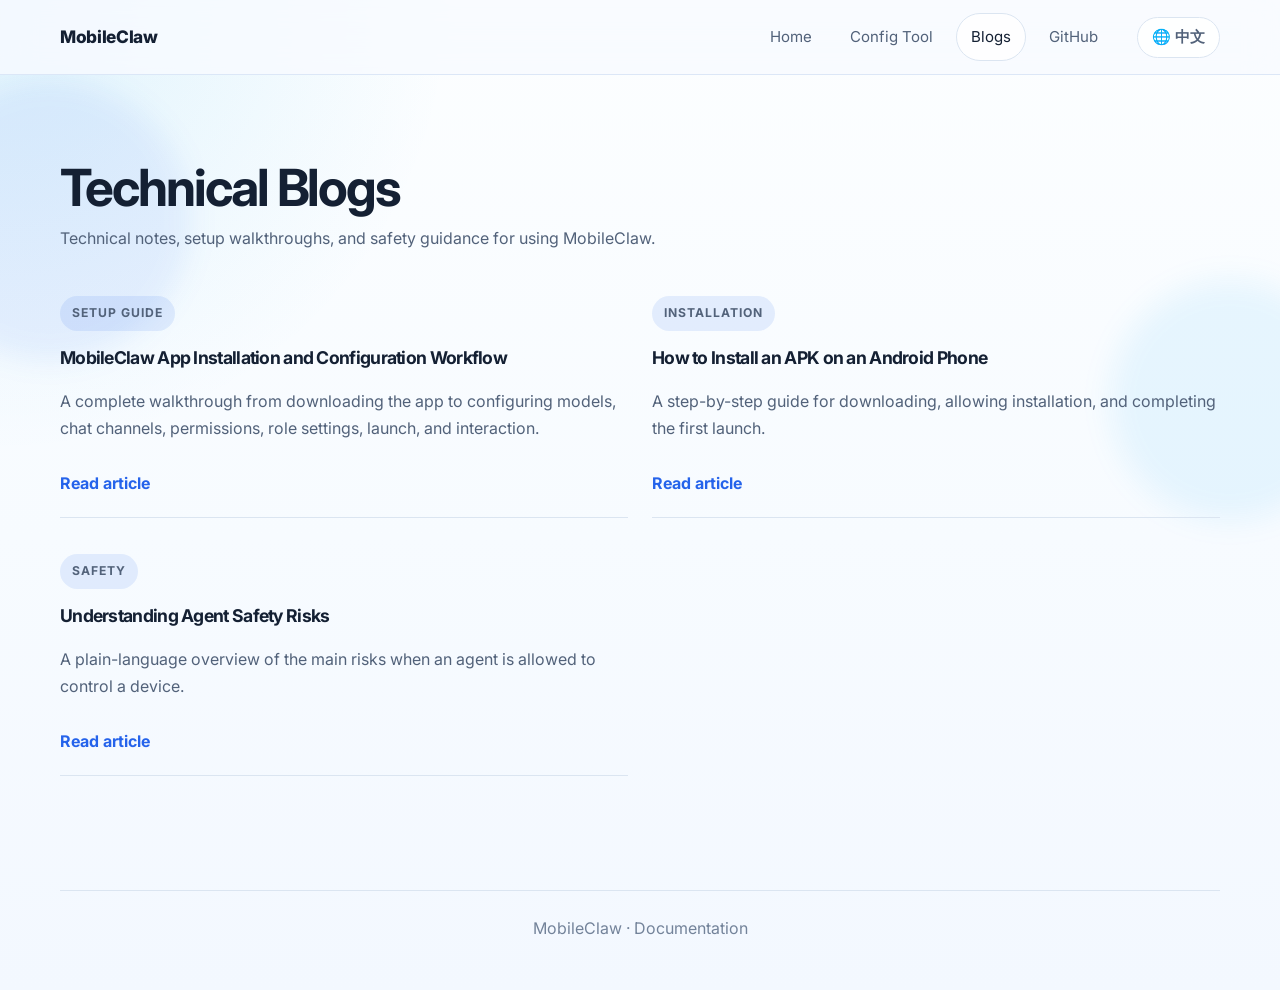
<file: blogs.html>
<!DOCTYPE html>
<html lang="en">
<head>
  <meta charset="UTF-8">
  <meta name="viewport" content="width=device-width, initial-scale=1.0">
  <title>MobileClaw Blogs</title>
  <meta name="description" content="MobileClaw documentation and blog articles.">
  <link rel="icon" type="image/x-icon" href="res/favicon/favicon.ico">
  <link rel="icon" type="image/png" sizes="16x16" href="res/favicon/favicon-16x16.png">
  <link rel="icon" type="image/png" sizes="32x32" href="res/favicon/favicon-32x32.png">
  <link rel="apple-touch-icon" sizes="180x180" href="res/favicon/apple-touch-icon.png">
  <link rel="manifest" href="res/favicon/site.webmanifest">
  <link rel="preconnect" href="https://fonts.googleapis.com">
  <link rel="preconnect" href="https://fonts.gstatic.com" crossorigin>
  <link href="https://fonts.googleapis.com/css2?family=Inter:wght@400;500;600;700;800&display=swap" rel="stylesheet">
  <link rel="stylesheet" href="style.css">
</head>
<body class="en">
  <div class="bg-orb bg-orb-a" aria-hidden="true"></div>
  <div class="bg-orb bg-orb-b" aria-hidden="true"></div>

  <nav class="nav">
    <div class="wrap nav-inner">
      <a class="site-title" href="index.html">MobileClaw</a>
      <div class="nav-links">
        <a href="index.html"><span class="i-en">Home</span><span class="i-zh">首页</span></a>
        <a href="config-tool.html"><span class="i-en">Config Tool</span><span class="i-zh">配置工具</span></a>
        <a class="is-active" href="blogs.html"><span class="i-en">Blogs</span><span class="i-zh">文档</span></a>
        <a href="https://github.com/MobileLLM/MobileClaw" target="_blank" rel="noreferrer">GitHub</a>
      </div>
      <button class="lang-btn" id="langToggle" type="button" aria-label="Toggle language">🌐 中文</button>
    </div>
  </nav>

  <main class="section">
    <div class="wrap">
      <section class="section-head reveal">
        <h2><span class="i-en">Technical Blogs</span><span class="i-zh">技术文档</span></h2>
        <p class="lead">
          <span class="i-en">Technical notes, setup walkthroughs, and safety guidance for using MobileClaw.</span>
          <span class="i-zh">关于 MobileClaw 的技术说明、安装配置流程与安全使用指南。</span>
        </p>
      </section>
      <section class="blog-list-card reveal reveal-delay-1">
        <div class="blog-list">
          <article class="blog-list-item card">
            <p class="eyebrow"><span class="i-en">Setup Guide</span><span class="i-zh">完整流程</span></p>
            <h3><span class="i-en">MobileClaw App Installation and Configuration Workflow</span><span class="i-zh">MobileClaw App 安装配置流程</span></h3>
            <p><span class="i-en">A complete walkthrough from downloading the app to configuring models, chat channels, permissions, role settings, launch, and interaction.</span><span class="i-zh">从下载 App 到配置模型、聊天接口、权限、角色、启动与交互的完整说明。</span></p>
            <a class="blog-link" href="blogs/setup-workflow.html"><span class="i-en">Read article</span><span class="i-zh">阅读文章</span></a>
          </article>
          <article class="blog-list-item card">
            <p class="eyebrow"><span class="i-en">Installation</span><span class="i-zh">安装指南</span></p>
            <h3><span class="i-en">How to Install an APK on an Android Phone</span><span class="i-zh">如何在 Android 手机上安装 APK</span></h3>
            <p><span class="i-en">A step-by-step guide for downloading, allowing installation, and completing the first launch.</span><span class="i-zh">从下载安装包、允许安装，到首次启动应用的完整步骤说明。</span></p>
            <a class="blog-link" href="blogs/install-apk.html"><span class="i-en">Read article</span><span class="i-zh">阅读文章</span></a>
          </article>
          <article class="blog-list-item card">
            <p class="eyebrow"><span class="i-en">Safety</span><span class="i-zh">安全说明</span></p>
            <h3><span class="i-en">Understanding Agent Safety Risks</span><span class="i-zh">了解智能体安全风险</span></h3>
            <p><span class="i-en">A plain-language overview of the main risks when an agent is allowed to control a device.</span><span class="i-zh">用直白的方式解释：当智能体被允许控制设备时，主要会出现哪些风险。</span></p>
            <a class="blog-link" href="blogs/agent-safety.html"><span class="i-en">Read article</span><span class="i-zh">阅读文章</span></a>
          </article>
        </div>
      </section>
    </div>
  </main>

  <footer class="footer">
    <div class="wrap footer-inner">
      <span class="i-en">MobileClaw · Documentation</span>
      <span class="i-zh">MobileClaw · 文档</span>
    </div>
  </footer>

  <script src="script.js"></script>
</body>
</html>
</file>
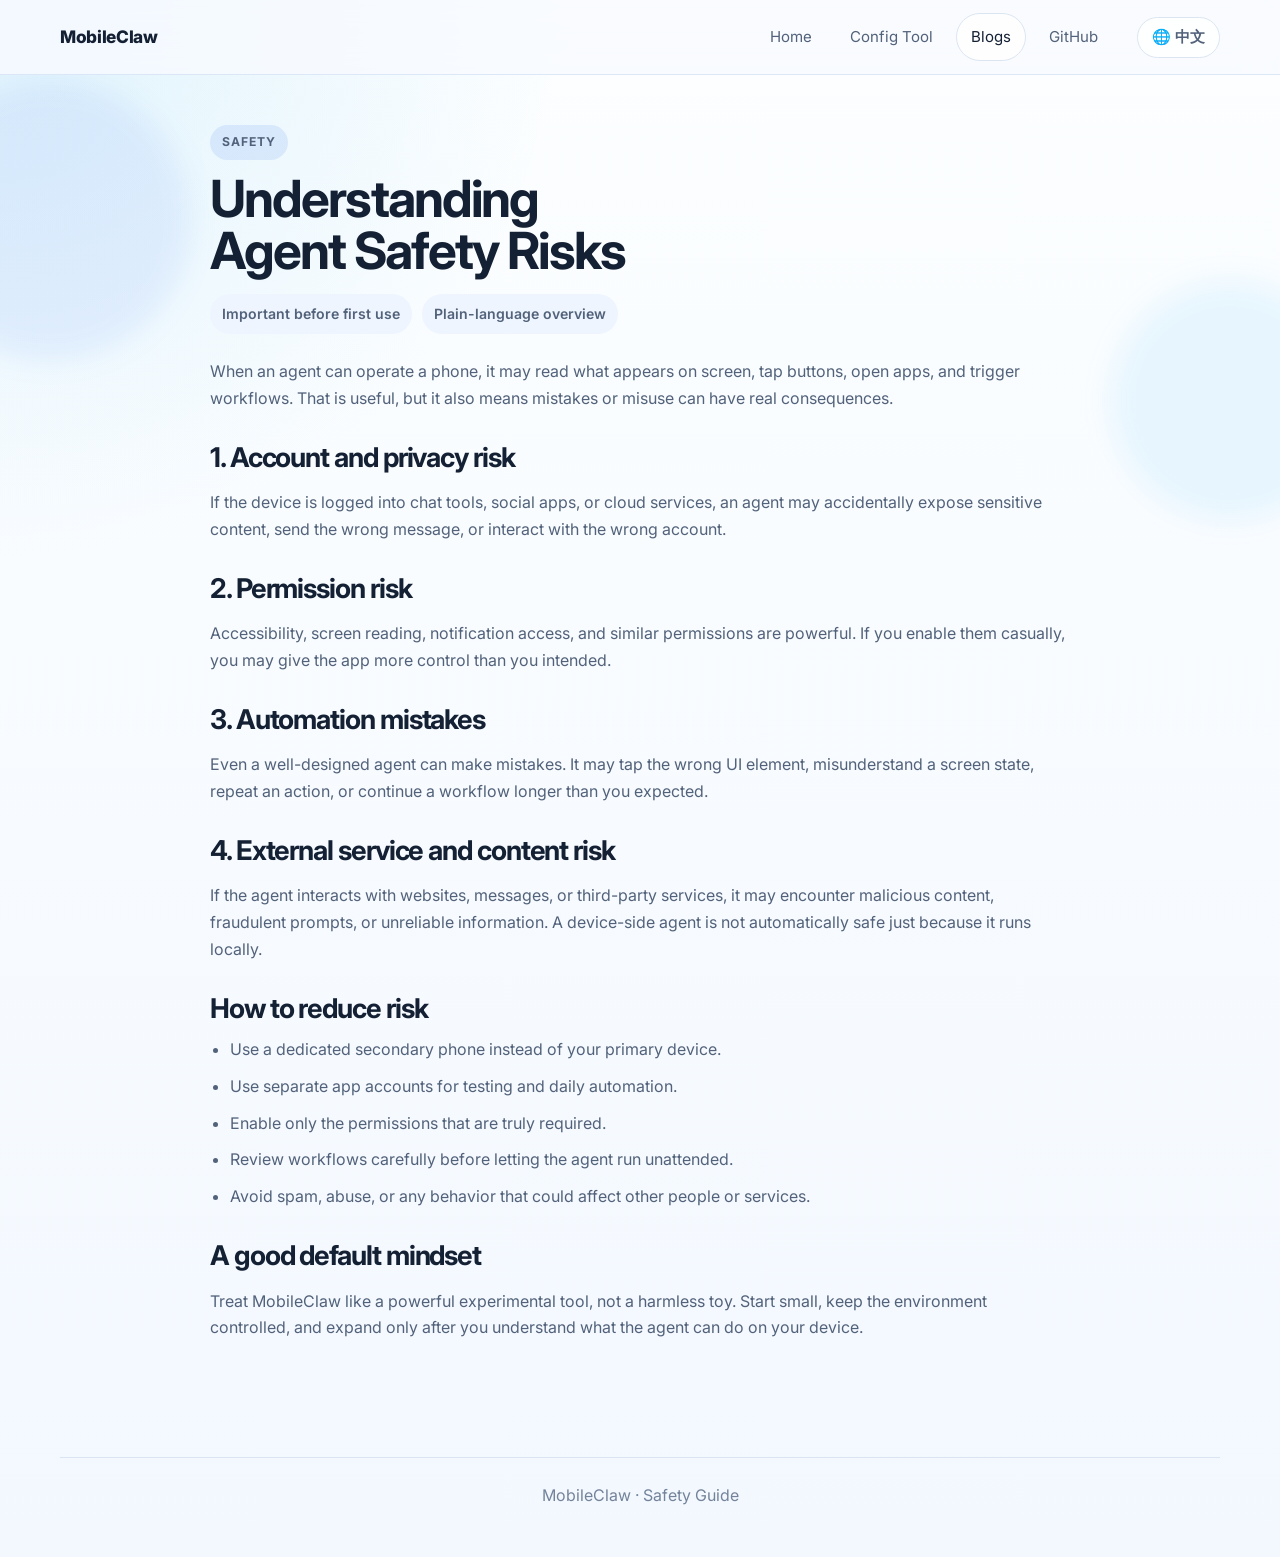
<file: blogs/agent-safety.html>
<!DOCTYPE html>
<html lang="en">
<head>
  <meta charset="UTF-8">
  <meta name="viewport" content="width=device-width, initial-scale=1.0">
  <title>Understanding Agent Safety Risks - MobileClaw</title>
  <meta name="description" content="Understand the main safety risks when an agent operates a device.">
  <link rel="icon" type="image/x-icon" href="../res/favicon/favicon.ico">
  <link rel="icon" type="image/png" sizes="16x16" href="../res/favicon/favicon-16x16.png">
  <link rel="icon" type="image/png" sizes="32x32" href="../res/favicon/favicon-32x32.png">
  <link rel="apple-touch-icon" sizes="180x180" href="../res/favicon/apple-touch-icon.png">
  <link rel="manifest" href="../res/favicon/site.webmanifest">
  <link rel="preconnect" href="https://fonts.googleapis.com">
  <link rel="preconnect" href="https://fonts.gstatic.com" crossorigin>
  <link href="https://fonts.googleapis.com/css2?family=Inter:wght@400;500;600;700;800&display=swap" rel="stylesheet">
  <link rel="stylesheet" href="../style.css">
</head>
<body class="en">
  <div class="bg-orb bg-orb-a" aria-hidden="true"></div>
  <div class="bg-orb bg-orb-b" aria-hidden="true"></div>

  <nav class="nav">
    <div class="wrap nav-inner">
      <a class="site-title" href="../index.html">MobileClaw</a>
      <div class="nav-links">
        <a href="../index.html"><span class="i-en">Home</span><span class="i-zh">首页</span></a>
        <a href="../config-tool.html"><span class="i-en">Config Tool</span><span class="i-zh">配置工具</span></a>
        <a class="is-active" href="../blogs.html"><span class="i-en">Blogs</span><span class="i-zh">文档</span></a>
        <a href="https://github.com/MobileLLM/MobileClaw" target="_blank" rel="noreferrer">GitHub</a>
      </div>
      <button class="lang-btn" id="langToggle" type="button" aria-label="Toggle language">🌐 中文</button>
    </div>
  </nav>

  <main class="article-page">
    <article class="article-shell reveal">
      <p class="eyebrow"><span class="i-en">Safety</span><span class="i-zh">安全说明</span></p>
      <h1><span class="i-en">Understanding Agent Safety Risks</span><span class="i-zh">了解智能体安全风险</span></h1>
      <div class="article-meta">
        <span class="meta-pill"><span class="i-en">Important before first use</span><span class="i-zh">首次使用前必读</span></span>
        <span class="meta-pill"><span class="i-en">Plain-language overview</span><span class="i-zh">通俗说明</span></span>
      </div>

      <p><span class="i-en">When an agent can operate a phone, it may read what appears on screen, tap buttons, open apps, and trigger workflows. That is useful, but it also means mistakes or misuse can have real consequences.</span><span class="i-zh">当智能体可以操作手机时，它就可能读取屏幕内容、点击按钮、打开应用并触发工作流。这很有用，但也意味着一旦出错或被滥用，就可能产生真实后果。</span></p>

      <h2><span class="i-en">1. Account and privacy risk</span><span class="i-zh">1. 账号与隐私风险</span></h2>
      <p><span class="i-en">If the device is logged into chat tools, social apps, or cloud services, an agent may accidentally expose sensitive content, send the wrong message, or interact with the wrong account.</span><span class="i-zh">如果设备已经登录了聊天工具、社交应用或云服务，智能体就可能误读敏感内容、发错消息，或者在错误的账号下执行操作。</span></p>

      <h2><span class="i-en">2. Permission risk</span><span class="i-zh">2. 权限风险</span></h2>
      <p><span class="i-en">Accessibility, screen reading, notification access, and similar permissions are powerful. If you enable them casually, you may give the app more control than you intended.</span><span class="i-zh">无障碍、读屏、通知访问等权限都非常强大。如果你在没有充分理解的情况下开启这些权限，可能会让应用获得超出你预期的控制能力。</span></p>

      <h2><span class="i-en">3. Automation mistakes</span><span class="i-zh">3. 自动化误操作</span></h2>
      <p><span class="i-en">Even a well-designed agent can make mistakes. It may tap the wrong UI element, misunderstand a screen state, repeat an action, or continue a workflow longer than you expected.</span><span class="i-zh">即使是设计良好的智能体，也可能出现误操作。它可能点错控件、误判页面状态、重复执行动作，或者比你预期中运行得更久。</span></p>

      <h2><span class="i-en">4. External service and content risk</span><span class="i-zh">4. 外部服务与内容风险</span></h2>
      <p><span class="i-en">If the agent interacts with websites, messages, or third-party services, it may encounter malicious content, fraudulent prompts, or unreliable information. A device-side agent is not automatically safe just because it runs locally.</span><span class="i-zh">如果智能体会接触网页、消息或第三方服务，它也可能遇到恶意内容、欺骗性提示或不可靠信息。即使在本地设备上运行，也不代表天然安全。</span></p>

      <h2><span class="i-en">How to reduce risk</span><span class="i-zh">如何降低风险</span></h2>
      <ul>
        <li><span class="i-en">Use a dedicated secondary phone instead of your primary device.</span><span class="i-zh">优先使用备用设备，而不是主力手机。</span></li>
        <li><span class="i-en">Use separate app accounts for testing and daily automation.</span><span class="i-zh">使用独立账号来进行测试与日常自动化。</span></li>
        <li><span class="i-en">Enable only the permissions that are truly required.</span><span class="i-zh">只开启真正需要的权限。</span></li>
        <li><span class="i-en">Review workflows carefully before letting the agent run unattended.</span><span class="i-zh">在让智能体脱离人工监督前，先仔细检查工作流。</span></li>
        <li><span class="i-en">Avoid spam, abuse, or any behavior that could affect other people or services.</span><span class="i-zh">避免任何骚扰、滥用或可能影响他人和服务的行为。</span></li>
      </ul>

      <h2><span class="i-en">A good default mindset</span><span class="i-zh">一个稳妥的默认心态</span></h2>
      <p><span class="i-en">Treat MobileClaw like a powerful experimental tool, not a harmless toy. Start small, keep the environment controlled, and expand only after you understand what the agent can do on your device.</span><span class="i-zh">可以把 MobileClaw 当作一个强大的实验性工具，而不是无害的小玩具。先从小范围、受控环境开始，确认你真正理解它在设备上能做什么，再逐步扩大使用范围。</span></p>
    </article>
  </main>

  <footer class="footer">
    <div class="wrap footer-inner">
      <span class="i-en">MobileClaw · Safety Guide</span>
      <span class="i-zh">MobileClaw · 安全说明</span>
    </div>
  </footer>

  <script src="../script.js"></script>
</body>
</html>
</file>
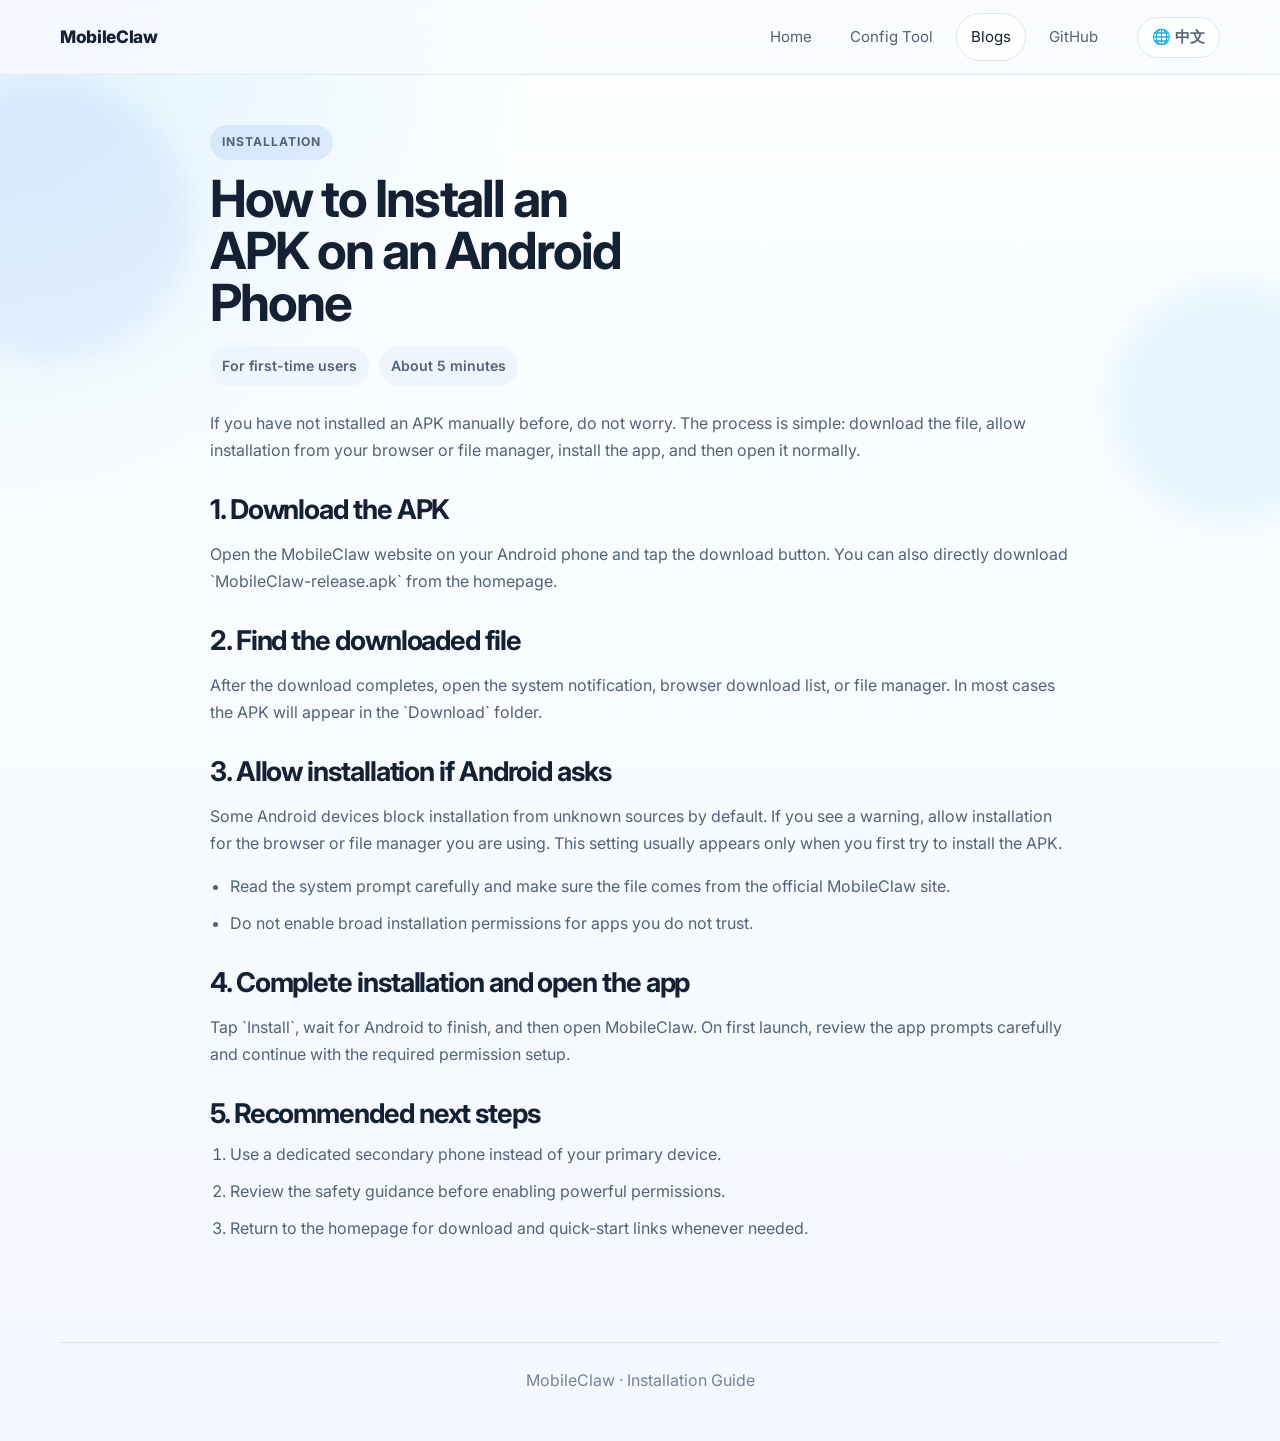
<file: blogs/install-apk.html>
<!DOCTYPE html>
<html lang="en">
<head>
  <meta charset="UTF-8">
  <meta name="viewport" content="width=device-width, initial-scale=1.0">
  <title>How to Install an APK on an Android Phone - MobileClaw</title>
  <meta name="description" content="How to install the MobileClaw APK on an Android phone.">
  <link rel="icon" type="image/x-icon" href="../res/favicon/favicon.ico">
  <link rel="icon" type="image/png" sizes="16x16" href="../res/favicon/favicon-16x16.png">
  <link rel="icon" type="image/png" sizes="32x32" href="../res/favicon/favicon-32x32.png">
  <link rel="apple-touch-icon" sizes="180x180" href="../res/favicon/apple-touch-icon.png">
  <link rel="manifest" href="../res/favicon/site.webmanifest">
  <link rel="preconnect" href="https://fonts.googleapis.com">
  <link rel="preconnect" href="https://fonts.gstatic.com" crossorigin>
  <link href="https://fonts.googleapis.com/css2?family=Inter:wght@400;500;600;700;800&display=swap" rel="stylesheet">
  <link rel="stylesheet" href="../style.css">
</head>
<body class="en">
  <div class="bg-orb bg-orb-a" aria-hidden="true"></div>
  <div class="bg-orb bg-orb-b" aria-hidden="true"></div>

  <nav class="nav">
    <div class="wrap nav-inner">
      <a class="site-title" href="../index.html">MobileClaw</a>
      <div class="nav-links">
        <a href="../index.html"><span class="i-en">Home</span><span class="i-zh">首页</span></a>
        <a href="../config-tool.html"><span class="i-en">Config Tool</span><span class="i-zh">配置工具</span></a>
        <a class="is-active" href="../blogs.html"><span class="i-en">Blogs</span><span class="i-zh">文档</span></a>
        <a href="https://github.com/MobileLLM/MobileClaw" target="_blank" rel="noreferrer">GitHub</a>
      </div>
      <button class="lang-btn" id="langToggle" type="button" aria-label="Toggle language">🌐 中文</button>
    </div>
  </nav>

  <main class="article-page">
    <article class="article-shell reveal">
      <p class="eyebrow"><span class="i-en">Installation</span><span class="i-zh">安装指南</span></p>
      <h1><span class="i-en">How to Install an APK on an Android Phone</span><span class="i-zh">如何在 Android 手机上安装 APK</span></h1>
      <div class="article-meta">
        <span class="meta-pill"><span class="i-en">For first-time users</span><span class="i-zh">适合首次使用</span></span>
        <span class="meta-pill"><span class="i-en">About 5 minutes</span><span class="i-zh">约 5 分钟</span></span>
      </div>

      <p><span class="i-en">If you have not installed an APK manually before, do not worry. The process is simple: download the file, allow installation from your browser or file manager, install the app, and then open it normally.</span><span class="i-zh">如果你之前没有手动安装过 APK，也不用担心。整个流程很简单：下载文件、允许浏览器或文件管理器进行安装、完成安装，然后正常打开应用即可。</span></p>

      <h2><span class="i-en">1. Download the APK</span><span class="i-zh">1. 下载 APK</span></h2>
      <p><span class="i-en">Open the MobileClaw website on your Android phone and tap the download button. You can also directly download `MobileClaw-release.apk` from the homepage.</span><span class="i-zh">在 Android 手机上打开 MobileClaw 官网，点击下载按钮即可。你也可以直接从首页下载 `MobileClaw-release.apk`。</span></p>

      <h2><span class="i-en">2. Find the downloaded file</span><span class="i-zh">2. 找到下载完成的文件</span></h2>
      <p><span class="i-en">After the download completes, open the system notification, browser download list, or file manager. In most cases the APK will appear in the `Download` folder.</span><span class="i-zh">下载完成后，可以从系统通知、浏览器下载列表或文件管理器中打开文件。大多数情况下，APK 会出现在 `Download` 文件夹中。</span></p>

      <h2><span class="i-en">3. Allow installation if Android asks</span><span class="i-zh">3. 如果系统提示，请允许安装</span></h2>
      <p><span class="i-en">Some Android devices block installation from unknown sources by default. If you see a warning, allow installation for the browser or file manager you are using. This setting usually appears only when you first try to install the APK.</span><span class="i-zh">部分 Android 设备默认会阻止未知来源安装。如果你看到提示，请为当前使用的浏览器或文件管理器临时开启安装权限。通常只有第一次安装 APK 时会看到这个设置。</span></p>
      <ul>
        <li><span class="i-en">Read the system prompt carefully and make sure the file comes from the official MobileClaw site.</span><span class="i-zh">请仔细阅读系统提示，并确认文件来自官方 MobileClaw 站点。</span></li>
        <li><span class="i-en">Do not enable broad installation permissions for apps you do not trust.</span><span class="i-zh">不要为不信任的应用长期开启大范围安装权限。</span></li>
      </ul>

      <h2><span class="i-en">4. Complete installation and open the app</span><span class="i-zh">4. 完成安装并打开应用</span></h2>
      <p><span class="i-en">Tap `Install`, wait for Android to finish, and then open MobileClaw. On first launch, review the app prompts carefully and continue with the required permission setup.</span><span class="i-zh">点击“安装”，等待系统完成处理，然后打开 MobileClaw。首次启动时，请认真查看应用内提示，并继续完成必要的权限设置。</span></p>

      <h2><span class="i-en">5. Recommended next steps</span><span class="i-zh">5. 推荐的后续步骤</span></h2>
      <ol>
        <li><span class="i-en">Use a dedicated secondary phone instead of your primary device.</span><span class="i-zh">优先使用备用设备，而不是主力手机。</span></li>
        <li><span class="i-en">Review the safety guidance before enabling powerful permissions.</span><span class="i-zh">在开启高权限能力前，先阅读安全说明。</span></li>
        <li><span class="i-en">Return to the homepage for download and quick-start links whenever needed.</span><span class="i-zh">如需重新下载安装或查看上手路径，可随时返回首页。</span></li>
      </ol>
    </article>
  </main>

  <footer class="footer">
    <div class="wrap footer-inner">
      <span class="i-en">MobileClaw · Installation Guide</span>
      <span class="i-zh">MobileClaw · 安装指南</span>
    </div>
  </footer>

  <script src="../script.js"></script>
</body>
</html>
</file>
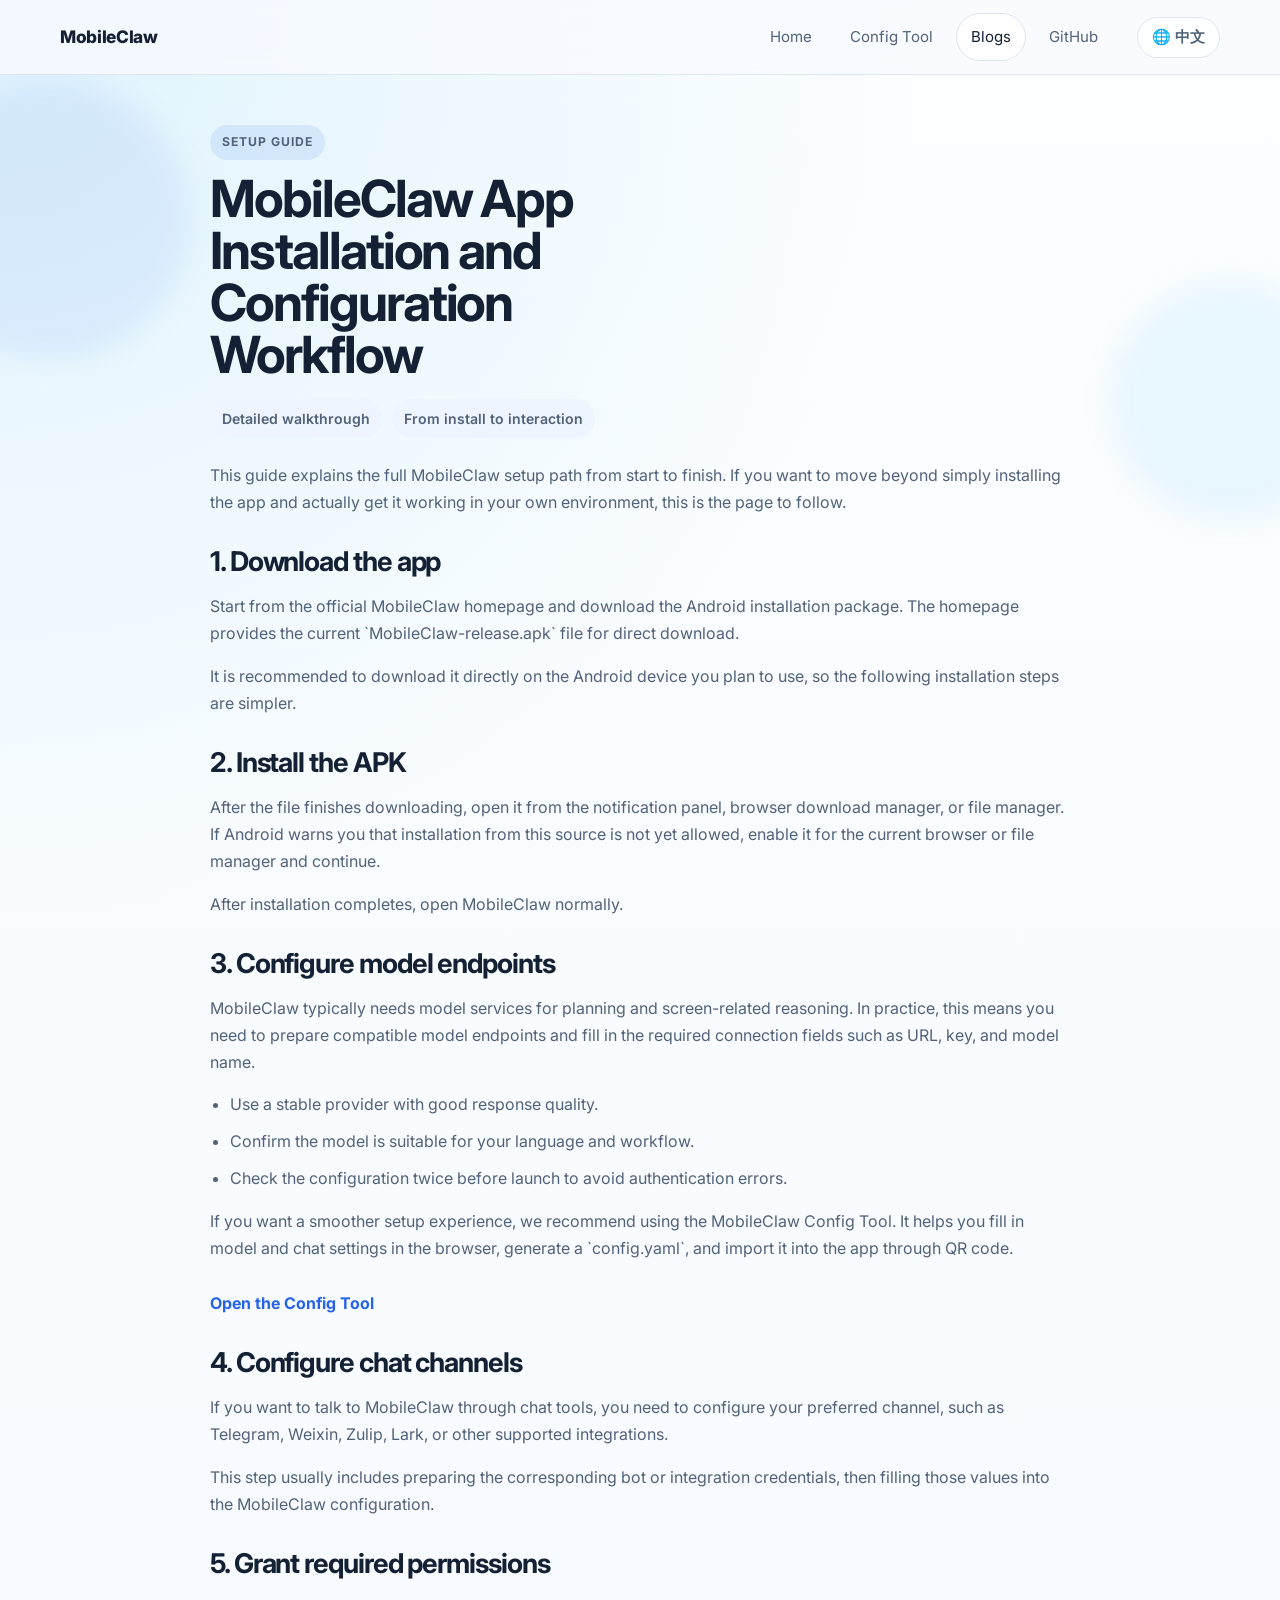
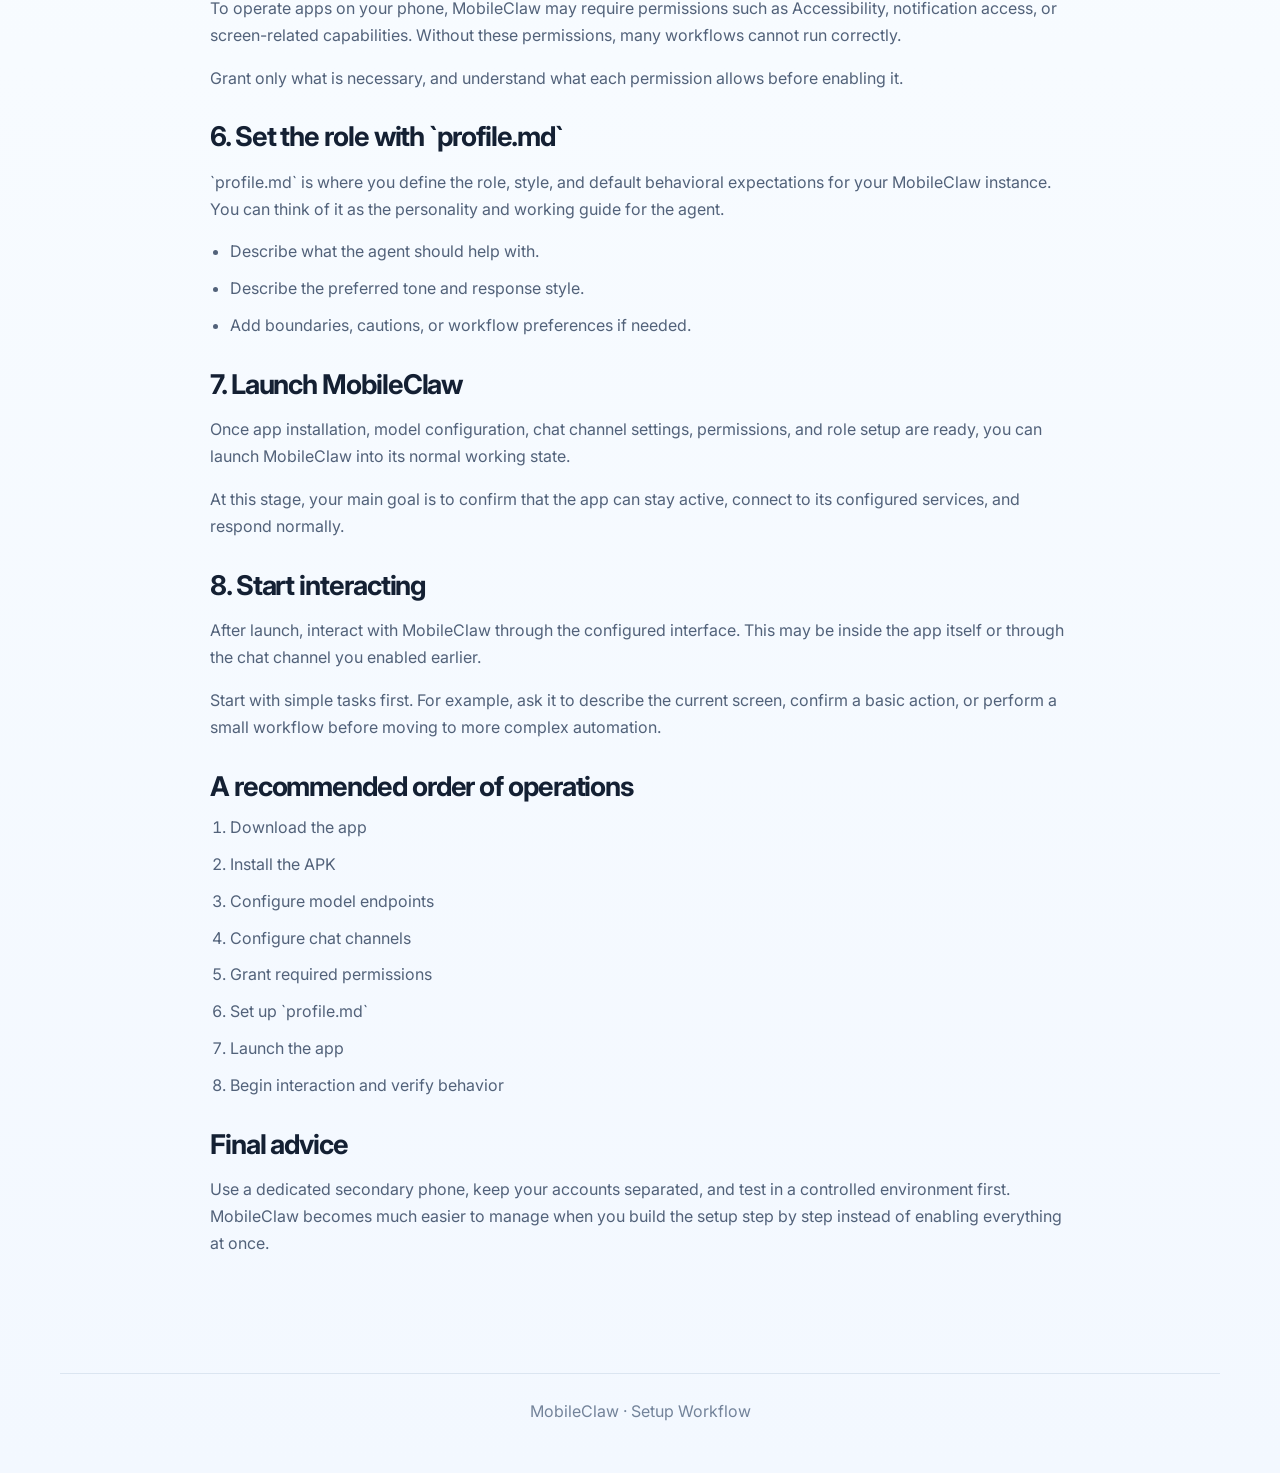
<file: blogs/setup-workflow.html>
<!DOCTYPE html>
<html lang="en">
<head>
  <meta charset="UTF-8">
  <meta name="viewport" content="width=device-width, initial-scale=1.0">
  <title>MobileClaw App Installation and Configuration Workflow</title>
  <meta name="description" content="A detailed MobileClaw setup guide covering app install, model configuration, chat channels, permissions, profile, launch, and interaction.">
  <link rel="icon" type="image/x-icon" href="../res/favicon/favicon.ico">
  <link rel="icon" type="image/png" sizes="16x16" href="../res/favicon/favicon-16x16.png">
  <link rel="icon" type="image/png" sizes="32x32" href="../res/favicon/favicon-32x32.png">
  <link rel="apple-touch-icon" sizes="180x180" href="../res/favicon/apple-touch-icon.png">
  <link rel="manifest" href="../res/favicon/site.webmanifest">
  <link rel="preconnect" href="https://fonts.googleapis.com">
  <link rel="preconnect" href="https://fonts.gstatic.com" crossorigin>
  <link href="https://fonts.googleapis.com/css2?family=Inter:wght@400;500;600;700;800&display=swap" rel="stylesheet">
  <link rel="stylesheet" href="../style.css">
</head>
<body class="en">
  <div class="bg-orb bg-orb-a" aria-hidden="true"></div>
  <div class="bg-orb bg-orb-b" aria-hidden="true"></div>

  <nav class="nav">
    <div class="wrap nav-inner">
      <a class="site-title" href="../index.html">MobileClaw</a>
      <div class="nav-links">
        <a href="../index.html"><span class="i-en">Home</span><span class="i-zh">首页</span></a>
        <a href="../config-tool.html"><span class="i-en">Config Tool</span><span class="i-zh">配置工具</span></a>
        <a class="is-active" href="../blogs.html"><span class="i-en">Blogs</span><span class="i-zh">文档</span></a>
        <a href="https://github.com/MobileLLM/MobileClaw" target="_blank" rel="noreferrer">GitHub</a>
      </div>
      <button class="lang-btn" id="langToggle" type="button" aria-label="Toggle language">🌐 中文</button>
    </div>
  </nav>

  <main class="article-page">
    <article class="article-shell reveal">
      <p class="eyebrow"><span class="i-en">Setup Guide</span><span class="i-zh">完整流程</span></p>
      <h1><span class="i-en">MobileClaw App Installation and Configuration Workflow</span><span class="i-zh">MobileClaw App 安装配置流程</span></h1>
      <div class="article-meta">
        <span class="meta-pill"><span class="i-en">Detailed walkthrough</span><span class="i-zh">详细步骤</span></span>
        <span class="meta-pill"><span class="i-en">From install to interaction</span><span class="i-zh">从安装到交互</span></span>
      </div>

      <p><span class="i-en">This guide explains the full MobileClaw setup path from start to finish. If you want to move beyond simply installing the app and actually get it working in your own environment, this is the page to follow.</span><span class="i-zh">这篇文章会完整说明 MobileClaw 从下载安装到真正可用的全过程。如果你不只是想装上 App，而是希望把它真正跑起来，这一页就是完整参考。</span></p>

      <h2><span class="i-en">1. Download the app</span><span class="i-zh">1. 下载 App</span></h2>
      <p><span class="i-en">Start from the official MobileClaw homepage and download the Android installation package. The homepage provides the current `MobileClaw-release.apk` file for direct download.</span><span class="i-zh">先从 MobileClaw 官方主页下载 Android 安装包。首页提供当前可直接下载的 `MobileClaw-release.apk` 文件。</span></p>
      <p><span class="i-en">It is recommended to download it directly on the Android device you plan to use, so the following installation steps are simpler.</span><span class="i-zh">建议直接在目标 Android 设备上下载，这样后续安装步骤会更简单。</span></p>

      <h2><span class="i-en">2. Install the APK</span><span class="i-zh">2. 安装 APK</span></h2>
      <p><span class="i-en">After the file finishes downloading, open it from the notification panel, browser download manager, or file manager. If Android warns you that installation from this source is not yet allowed, enable it for the current browser or file manager and continue.</span><span class="i-zh">下载完成后，可以从通知栏、浏览器下载管理器或文件管理器中打开它。如果 Android 提示当前来源暂不允许安装，请为当前浏览器或文件管理器开启安装权限，然后继续。</span></p>
      <p><span class="i-en">After installation completes, open MobileClaw normally.</span><span class="i-zh">安装完成后，正常打开 MobileClaw 即可。</span></p>

      <h2><span class="i-en">3. Configure model endpoints</span><span class="i-zh">3. 配置模型接口</span></h2>
      <p><span class="i-en">MobileClaw typically needs model services for planning and screen-related reasoning. In practice, this means you need to prepare compatible model endpoints and fill in the required connection fields such as URL, key, and model name.</span><span class="i-zh">MobileClaw 通常需要模型服务来完成规划和界面相关推理。实际操作中，你需要准备兼容的模型接口，并填写必要的连接信息，例如 URL、Key 和模型名称。</span></p>
      <ul>
        <li><span class="i-en">Use a stable provider with good response quality.</span><span class="i-zh">优先选择稳定、响应质量较好的模型服务。</span></li>
        <li><span class="i-en">Confirm the model is suitable for your language and workflow.</span><span class="i-zh">确认所用模型适合你的语言环境和工作流。</span></li>
        <li><span class="i-en">Check the configuration twice before launch to avoid authentication errors.</span><span class="i-zh">启动前再次检查配置，避免认证失败或请求错误。</span></li>
      </ul>
      <p><span class="i-en">If you want a smoother setup experience, we recommend using the MobileClaw Config Tool. It helps you fill in model and chat settings in the browser, generate a `config.yaml`, and import it into the app through QR code.</span><span class="i-zh">如果你想更顺手地完成配置，推荐直接使用 MobileClaw 的配置工具。它可以帮助你在浏览器中填写模型和聊天接口配置，生成 `config.yaml`，并通过二维码导入到 App 中。</span></p>
      <p><a class="inline-link" href="../config-tool.html"><span class="i-en">Open the Config Tool</span><span class="i-zh">打开配置工具</span></a></p>

      <h2><span class="i-en">4. Configure chat channels</span><span class="i-zh">4. 配置聊天接口</span></h2>
      <p><span class="i-en">If you want to talk to MobileClaw through chat tools, you need to configure your preferred channel, such as Telegram, Weixin, Zulip, Lark, or other supported integrations.</span><span class="i-zh">如果你希望通过聊天工具与 MobileClaw 交互，就需要配置你偏好的聊天渠道，例如 Telegram、微信、Zulip、飞书或其他支持的接入方式。</span></p>
      <p><span class="i-en">This step usually includes preparing the corresponding bot or integration credentials, then filling those values into the MobileClaw configuration.</span><span class="i-zh">这一步通常包括：准备对应机器人的接入凭据，然后把这些值填写到 MobileClaw 的配置中。</span></p>

      <h2><span class="i-en">5. Grant required permissions</span><span class="i-zh">5. 授予必要权限</span></h2>
      <p><span class="i-en">To operate apps on your phone, MobileClaw may require permissions such as Accessibility, notification access, or screen-related capabilities. Without these permissions, many workflows cannot run correctly.</span><span class="i-zh">为了在手机上操作应用，MobileClaw 可能需要无障碍、通知访问或与屏幕相关的权限。没有这些权限时，很多工作流将无法正确运行。</span></p>
      <p><span class="i-en">Grant only what is necessary, and understand what each permission allows before enabling it.</span><span class="i-zh">只开启必要权限，并在开启前了解每项权限的实际作用。</span></p>

      <h2><span class="i-en">6. Set the role with `profile.md`</span><span class="i-zh">6. 通过 `profile.md` 设定角色</span></h2>
      <p><span class="i-en">`profile.md` is where you define the role, style, and default behavioral expectations for your MobileClaw instance. You can think of it as the personality and working guide for the agent.</span><span class="i-zh">`profile.md` 是你为 MobileClaw 设定角色、风格和默认行为预期的地方。你可以把它理解为这个智能体的人设说明和工作准则。</span></p>
      <ul>
        <li><span class="i-en">Describe what the agent should help with.</span><span class="i-zh">说明智能体主要帮助你做什么。</span></li>
        <li><span class="i-en">Describe the preferred tone and response style.</span><span class="i-zh">说明它应当采用什么语气与回应方式。</span></li>
        <li><span class="i-en">Add boundaries, cautions, or workflow preferences if needed.</span><span class="i-zh">如有需要，也可以补充边界要求、注意事项或工作偏好。</span></li>
      </ul>

      <h2><span class="i-en">7. Launch MobileClaw</span><span class="i-zh">7. 启动 MobileClaw</span></h2>
      <p><span class="i-en">Once app installation, model configuration, chat channel settings, permissions, and role setup are ready, you can launch MobileClaw into its normal working state.</span><span class="i-zh">当 App 安装、模型接口、聊天渠道、权限和角色设定都准备好之后，就可以让 MobileClaw 进入正常工作状态。</span></p>
      <p><span class="i-en">At this stage, your main goal is to confirm that the app can stay active, connect to its configured services, and respond normally.</span><span class="i-zh">这个阶段的重点是确认：应用能够保持运行、连接成功、并能够正常响应。</span></p>

      <h2><span class="i-en">8. Start interacting</span><span class="i-zh">8. 开始交互</span></h2>
      <p><span class="i-en">After launch, interact with MobileClaw through the configured interface. This may be inside the app itself or through the chat channel you enabled earlier.</span><span class="i-zh">启动后，你就可以通过配置好的入口与 MobileClaw 交互。这可以是 App 内部，也可以是前面配置好的聊天渠道。</span></p>
      <p><span class="i-en">Start with simple tasks first. For example, ask it to describe the current screen, confirm a basic action, or perform a small workflow before moving to more complex automation.</span><span class="i-zh">建议先从简单任务开始，例如让它描述当前屏幕、确认一个基础操作，或执行一个简短流程，再逐步尝试更复杂的自动化。</span></p>

      <h2><span class="i-en">A recommended order of operations</span><span class="i-zh">推荐的整体顺序</span></h2>
      <ol>
        <li><span class="i-en">Download the app</span><span class="i-zh">下载 App</span></li>
        <li><span class="i-en">Install the APK</span><span class="i-zh">安装 APK</span></li>
        <li><span class="i-en">Configure model endpoints</span><span class="i-zh">配置模型接口</span></li>
        <li><span class="i-en">Configure chat channels</span><span class="i-zh">配置聊天接口</span></li>
        <li><span class="i-en">Grant required permissions</span><span class="i-zh">授予必要权限</span></li>
        <li><span class="i-en">Set up `profile.md`</span><span class="i-zh">设定 `profile.md`</span></li>
        <li><span class="i-en">Launch the app</span><span class="i-zh">启动应用</span></li>
        <li><span class="i-en">Begin interaction and verify behavior</span><span class="i-zh">开始交互并验证行为</span></li>
      </ol>

      <h2><span class="i-en">Final advice</span><span class="i-zh">最后的建议</span></h2>
      <p><span class="i-en">Use a dedicated secondary phone, keep your accounts separated, and test in a controlled environment first. MobileClaw becomes much easier to manage when you build the setup step by step instead of enabling everything at once.</span><span class="i-zh">建议使用专用备用机、保持账号隔离，并先在受控环境中测试。相比一开始就全部打开，按步骤逐步完成配置，会让 MobileClaw 更容易理解、管理和排查问题。</span></p>
    </article>
  </main>

  <footer class="footer">
    <div class="wrap footer-inner">
      <span class="i-en">MobileClaw · Setup Workflow</span>
      <span class="i-zh">MobileClaw · 安装配置流程</span>
    </div>
  </footer>

  <script src="../script.js"></script>
</body>
</html>
</file>
<file: style.css>
:root {
  --bg: #f8fbff;
  --bg-soft: #ffffff;
  --bg-muted: #eef5ff;
  --line: #dbe5f1;
  --line-strong: #c6d7ee;
  --text: #142033;
  --text-soft: #52627a;
  --text-mute: #73839a;
  --primary: #2563eb;
  --primary-soft: rgba(37, 99, 235, 0.1);
  --accent: #0ea5e9;
  --shadow: 0 18px 50px rgba(36, 76, 140, 0.08);
  --maxw: 1160px;
  --font: "Inter", -apple-system, BlinkMacSystemFont, "Segoe UI", "PingFang SC", "Noto Sans SC", sans-serif;
}

* {
  box-sizing: border-box;
}

html {
  scroll-behavior: smooth;
}

body {
  margin: 0;
  font-family: var(--font);
  color: var(--text);
  background:
    radial-gradient(circle at top left, rgba(14, 165, 233, 0.12), transparent 28%),
    linear-gradient(180deg, #fcfeff 0%, #f7fbff 54%, #f3f8ff 100%);
  line-height: 1.68;
}

a {
  color: inherit;
  text-decoration: none;
}

img {
  display: block;
  max-width: 100%;
}

.i-en,
.i-zh {
  display: none;
}

body.en .i-en,
body.zh .i-zh {
  display: inline;
}

.wrap {
  width: min(var(--maxw), calc(100% - 40px));
  margin: 0 auto;
}

.bg-orb {
  position: fixed;
  border-radius: 50%;
  filter: blur(14px);
  z-index: -1;
  pointer-events: none;
}

.bg-orb-a {
  top: 80px;
  left: -90px;
  width: 280px;
  height: 280px;
  background: rgba(37, 99, 235, 0.08);
}

.bg-orb-b {
  top: 280px;
  right: -70px;
  width: 240px;
  height: 240px;
  background: rgba(14, 165, 233, 0.08);
}

.nav {
  position: sticky;
  top: 0;
  z-index: 20;
  backdrop-filter: blur(16px);
  background: rgba(248, 251, 255, 0.8);
  border-bottom: 1px solid rgba(210, 225, 244, 0.75);
}

.nav-inner {
  display: flex;
  align-items: center;
  gap: 24px;
  min-height: 74px;
}

.site-title {
  font-size: 1.08rem;
  font-weight: 800;
  letter-spacing: -0.02em;
  color: var(--text);
}

.nav-links {
  display: flex;
  flex-wrap: wrap;
  gap: 8px;
  margin-left: auto;
}

.nav-links a,
.lang-btn {
  display: inline-flex;
  align-items: center;
  justify-content: center;
  padding: 10px 14px;
  border-radius: 999px;
  color: var(--text-soft);
  font-size: 0.94rem;
  border: 1px solid transparent;
  background: transparent;
  transition: all 180ms ease;
}

.nav-links a:hover,
.nav-links a.is-active,
.lang-btn:hover {
  color: var(--text);
  background: rgba(255, 255, 255, 0.88);
  border-color: var(--line);
}

.lang-btn {
  cursor: pointer;
  background: rgba(255, 255, 255, 0.9);
  border-color: var(--line);
  font-weight: 600;
}

.hero {
  padding: 56px 0 18px;
}

.hero-shell {
  display: grid;
  grid-template-columns: minmax(0, 1.02fr) minmax(320px, 0.98fr);
  gap: 44px;
  align-items: start;
}

.hero-copy {
  display: grid;
  gap: 22px;
  align-content: start;
  padding-right: 12px;
}

.eyebrow {
  display: inline-flex;
  align-items: center;
  padding: 7px 12px;
  border-radius: 999px;
  background: var(--primary-soft);
  color: var(--primary);
  font-size: 0.76rem;
  font-weight: 700;
  letter-spacing: 0.08em;
  text-transform: uppercase;
}

h1,
h2,
h3 {
  margin: 0;
  letter-spacing: -0.04em;
}

.hero h1 {
  margin-top: 10px;
  max-width: 10ch;
  font-size: clamp(2.2rem, 5vw, 3.5rem);
  line-height: 1.02;
}

.hero-lead,
.lead,
.feature-card p,
.quick-panel p,
.hero-note,
.hero-meta span,
.blog-list-item p,
.article-shell p,
.article-shell li {
  color: var(--text-soft);
}

.hero-lead {
  margin: 0;
  max-width: 62ch;
  font-size: 1.05rem;
}

.hero-actions {
  display: flex;
  flex-wrap: wrap;
  gap: 12px;
  margin-top: 6px;
}

.btn {
  display: inline-flex;
  align-items: center;
  justify-content: center;
  min-height: 48px;
  padding: 0 18px;
  border-radius: 999px;
  border: 1px solid var(--line);
  font-weight: 700;
  transition: transform 180ms ease, box-shadow 180ms ease, border-color 180ms ease, background-color 180ms ease;
}

button.btn {
  font: inherit;
  cursor: pointer;
}

.btn:hover {
  transform: translateY(-1px);
  box-shadow: 0 10px 24px rgba(38, 94, 180, 0.1);
}

.btn.primary {
  color: #fff;
  border-color: transparent;
  background: linear-gradient(135deg, var(--primary), var(--accent));
}

.btn.secondary {
  background: rgba(255, 255, 255, 0.92);
  color: var(--text);
}

.btn.ghost {
  background: transparent;
  color: var(--text-soft);
}

.hero-meta {
  display: grid;
  grid-template-columns: repeat(2, minmax(0, 1fr));
  gap: 16px;
  margin-top: 34px;
  padding-top: 20px;
  border-top: 1px solid var(--line);
}

.hero-meta strong {
  display: block;
  margin-bottom: 6px;
  font-size: 0.92rem;
  color: var(--text);
}

.hero-visual {
  display: grid;
  gap: 18px;
}

.hero-example-slider {
  outline: none;
}

.media-card {
  position: relative;
  padding: 12px;
  background: linear-gradient(180deg, rgba(255,255,255,0.92), rgba(244,249,255,0.92));
  border: 1px solid rgba(205, 221, 243, 0.86);
  box-shadow: var(--shadow);
}

.hero-example-viewport {
  overflow: hidden;
}

.hero-example-track {
  display: flex;
  transition: transform 380ms ease;
  will-change: transform;
}

.hero-example-slide {
  flex: 0 0 100%;
  display: grid;
  grid-template-columns: repeat(2, minmax(0, 1fr));
  gap: 14px;
}

.hero-example-panel {
  display: grid;
  gap: 10px;
}

.hero-example-frame {
  display: grid;
  place-items: center;
  min-height: 540px;
  border-radius: 22px;
  border: 1px solid rgba(205, 221, 243, 0.9);
  background: rgba(240, 246, 255, 0.92);
}

.hero-example-frame img,
.hero-example-frame video {
  display: block;
  width: auto;
  max-width: 100%;
  height: auto;
  max-height: 540px;
  object-fit: contain;
}

.hero-example-caption {
  margin: 0;
  color: var(--text-soft);
  font-size: 0.9rem;
  line-height: 1.45;
  text-align: center;
}

.hero-example-toolbar {
  display: flex;
  align-items: center;
  justify-content: center;
  gap: 16px;
  margin-top: 16px;
}

.hero-example-nav {
  display: inline-flex;
  align-items: center;
  justify-content: center;
  width: 40px;
  height: 40px;
  border: 1px solid var(--line);
  border-radius: 999px;
  background: rgba(255, 255, 255, 0.92);
  color: var(--text);
  font: inherit;
  font-size: 1.05rem;
  cursor: pointer;
  transition: transform 180ms ease, box-shadow 180ms ease, border-color 180ms ease;
}

.hero-example-nav:hover {
  transform: translateY(-1px);
  box-shadow: 0 10px 24px rgba(38, 94, 180, 0.1);
  border-color: var(--line-strong);
}

.hero-example-dots {
  display: flex;
  align-items: center;
  justify-content: center;
  gap: 10px;
}

.hero-example-dot {
  width: 10px;
  height: 10px;
  padding: 0;
  border: 0;
  border-radius: 999px;
  background: rgba(37, 99, 235, 0.18);
  cursor: pointer;
  transition: width 180ms ease, background-color 180ms ease;
}

.hero-example-dot.is-active {
  width: 30px;
  background: linear-gradient(90deg, var(--primary), var(--accent));
}

.visual-frame {
  overflow: hidden;
  aspect-ratio: 16 / 10;
}

.visual-frame img {
  width: 100%;
  height: 100%;
  object-fit: cover;
}

.media-caption {
  display: flex;
  flex-wrap: wrap;
  gap: 10px;
  margin-top: 14px;
}

.media-caption span {
  display: inline-flex;
  align-items: center;
  padding: 8px 12px;
  border-radius: 999px;
  border: 1px solid rgba(205, 221, 243, 0.9);
  background: rgba(255,255,255,0.85);
  color: var(--text-soft);
  font-size: 0.9rem;
}

.hero-note {
  padding: 8px 0 0;
}

.hero-note strong {
  display: block;
  margin-bottom: 8px;
  color: var(--text);
}

.tool-layout {
  display: grid;
  grid-template-columns: minmax(0, 1.15fr) minmax(320px, 0.85fr);
  gap: 40px;
  align-items: start;
}

.tool-section {
  padding-top: 18px;
  border-top: 1px solid var(--line);
}

.tool-section + .tool-section {
  margin-top: 32px;
}

.config-form h3,
.config-output h3 {
  margin-bottom: 14px;
  font-size: 1.16rem;
}

.radio-row,
.channel-grid {
  display: flex;
  flex-wrap: wrap;
  gap: 10px;
  margin-bottom: 14px;
}

.choice-pill,
.check-line {
  display: inline-flex;
  align-items: center;
  gap: 8px;
  color: var(--text-soft);
  font-size: 0.95rem;
}

.choice-pill input,
.check-line input {
  margin: 0;
}

.field-group {
  display: grid;
  gap: 10px;
  margin-top: 12px;
}

.config-subblock {
  display: grid;
  gap: 10px;
  margin-top: 8px;
  padding: 14px 16px;
  border: 1px solid rgba(198, 215, 238, 0.95);
  border-radius: 16px;
  background: rgba(255, 255, 255, 0.72);
  box-shadow: inset 0 1px 0 rgba(255, 255, 255, 0.78);
}

.config-subblock + .config-subblock {
  margin-top: 14px;
}

.field-label {
  color: var(--text);
  font-size: 0.92rem;
  font-weight: 600;
}

.field-label-muted {
  color: var(--text-soft);
  font-size: 0.88rem;
  font-weight: 600;
}

.field-label-inline {
  display: inline-flex;
  align-items: center;
  gap: 8px;
}

.link-accent {
  color: #0b63ff;
  font-weight: 700;
  text-decoration: underline;
  text-decoration-color: rgba(11, 99, 255, 0.38);
  text-underline-offset: 3px;
}

.link-accent:hover {
  color: #004ed8;
  text-decoration-color: rgba(0, 78, 216, 0.72);
}

.tooltip-wrap {
  position: relative;
  display: inline-flex;
  align-items: center;
  justify-content: center;
  outline: none;
}

.tooltip-trigger {
  display: inline-flex;
  align-items: center;
  justify-content: center;
  width: 18px;
  height: 18px;
  border-radius: 50%;
  background: linear-gradient(135deg, var(--primary), var(--accent));
  color: #fff;
  font-size: 0.74rem;
  font-weight: 800;
  line-height: 1;
  cursor: help;
  box-shadow: 0 8px 18px rgba(37, 99, 235, 0.18);
}

.tooltip-box {
  position: absolute;
  top: calc(100% + 10px);
  left: 50%;
  width: min(320px, calc(100vw - 48px));
  padding: 12px 14px;
  border: 1px solid rgba(167, 194, 233, 0.9);
  border-radius: 14px;
  background: rgba(18, 30, 52, 0.97);
  color: rgba(255, 255, 255, 0.94);
  box-shadow: 0 18px 34px rgba(16, 31, 57, 0.22);
  font-size: 0.84rem;
  font-weight: 500;
  line-height: 1.6;
  opacity: 0;
  visibility: hidden;
  pointer-events: none;
  transform: translateX(-50%) translateY(-4px);
  transition: opacity 160ms ease, transform 160ms ease, visibility 160ms ease;
  z-index: 6;
}

.tooltip-box::before {
  content: "";
  position: absolute;
  top: -6px;
  left: 50%;
  width: 12px;
  height: 12px;
  background: rgba(18, 30, 52, 0.97);
  border-left: 1px solid rgba(167, 194, 233, 0.45);
  border-top: 1px solid rgba(167, 194, 233, 0.45);
  transform: translateX(-50%) rotate(45deg);
}

.tooltip-wrap:hover .tooltip-box,
.tooltip-wrap:focus-within .tooltip-box {
  opacity: 1;
  visibility: visible;
  transform: translateX(-50%) translateY(0);
}

.text-field,
.yaml-preview {
  width: 100%;
  padding: 12px 14px;
  border: 1px solid var(--line);
  border-radius: 14px;
  background: rgba(255, 255, 255, 0.9);
  color: var(--text);
  font: inherit;
}

.text-field:focus,
.yaml-preview:focus {
  outline: none;
  border-color: var(--line-strong);
  box-shadow: 0 0 0 4px rgba(37, 99, 235, 0.08);
}

.channel-fields,
[data-provider-block="wisewk"],
[data-provider-block="custom"],
.backup-fields {
  display: none;
}

.channel-fields.is-visible,
[data-provider-block="custom"].is-visible,
[data-provider-block="wisewk"].is-visible,
.backup-fields.is-visible {
  display: grid;
}

.toggle-line {
  margin-top: 8px;
}

.config-subblock .toggle-line {
  margin-top: 0;
}

.top-gap {
  margin-top: 22px;
}

.tool-actions {
  display: flex;
  flex-wrap: wrap;
  gap: 12px;
  margin-top: 28px;
}

.config-output {
  min-width: 0;
}

.sticky-output {
  position: sticky;
  top: 100px;
}

.small-lead {
  font-size: 0.96rem;
}

.qr-note {
  margin-top: 12px;
  color: var(--text-mute);
  font-size: 0.88rem;
}

.qr-error {
  margin: 0;
  color: var(--text-soft);
  font-size: 0.9rem;
  line-height: 1.5;
  text-align: center;
}

.yaml-preview {
  min-height: 320px;
  resize: vertical;
  font-family: ui-monospace, SFMono-Regular, Menlo, Consolas, monospace;
  font-size: 0.9rem;
  line-height: 1.6;
}

.modal-backdrop {
  position: fixed;
  inset: 0;
  display: grid;
  place-items: center;
  padding: 20px;
  background: rgba(14, 27, 48, 0.42);
  backdrop-filter: blur(10px);
  opacity: 0;
  visibility: hidden;
  pointer-events: none;
  transition: opacity 180ms ease, visibility 180ms ease;
  z-index: 40;
}

.modal-backdrop.is-open {
  opacity: 1;
  visibility: visible;
  pointer-events: auto;
}

.download-modal {
  position: relative;
  width: min(100%, 440px);
  padding: 28px;
  border-radius: 28px;
  background: rgba(255, 255, 255, 0.95);
  border: 1px solid rgba(205, 221, 243, 0.9);
  box-shadow: 0 28px 60px rgba(24, 55, 103, 0.18);
  text-align: center;
}

.download-modal h2 {
  margin-top: 14px;
  font-size: clamp(1.8rem, 4vw, 2.4rem);
  line-height: 1.08;
}

.modal-lead {
  margin-top: 12px;
}

.modal-close {
  position: absolute;
  top: 14px;
  right: 14px;
  width: 38px;
  height: 38px;
  border: 0;
  border-radius: 50%;
  background: rgba(238, 245, 255, 0.92);
  color: var(--text-soft);
  font-size: 1.4rem;
  line-height: 1;
  cursor: pointer;
}

.qr-shell {
  display: grid;
  place-items: center;
  margin: 22px auto 0;
}

.qr-code {
  width: 224px;
  min-height: 224px;
  padding: 12px;
  border-radius: 20px;
  background: #fff;
  border: 1px solid var(--line);
  box-shadow: inset 0 0 0 1px rgba(255,255,255,0.8);
}

.qr-code img,
.qr-code canvas {
  display: block;
  width: 200px;
  height: 200px;
}

.qr-url {
  margin: 14px 0 0;
  color: var(--text-mute);
  font-size: 0.85rem;
  word-break: break-all;
}

.modal-download-link {
  margin-top: 18px;
  width: 100%;
}

.section {
  padding: 86px 0;
}

.section-soft {
  background:
    linear-gradient(180deg, rgba(238, 243, 250, 0.7), rgba(255,255,255,0) 70%);
}

.section-head {
  display: grid;
  gap: 12px;
  margin-bottom: 32px;
}

.section h2,
.article-shell h1 {
  font-size: clamp(2.2rem, 4.5vw, 3.2rem);
  line-height: 1.02;
  max-width: 13ch;
}

.lead {
  max-width: 68ch;
  margin: 0;
  font-size: 1rem;
}

.feature-grid {
  display: grid;
  grid-template-columns: repeat(3, minmax(0, 1fr));
  border-top: 1px solid var(--line);
}

.feature-card {
  padding: 26px 22px 24px 0;
  min-height: 210px;
}

.feature-card:nth-child(3n) {
  border-right: none;
  padding-right: 0;
}

.feature-index {
  display: inline-flex;
  align-items: center;
  justify-content: center;
  min-width: 40px;
  height: 28px;
  margin-bottom: 16px;
  padding: 0 10px;
  border-radius: 999px;
  background: var(--primary-soft);
  color: var(--primary);
  font-size: 0.78rem;
  font-weight: 800;
}

.feature-card h3,
.quick-panel h3,
.blog-list-item h3 {
  margin-bottom: 10px;
  font-size: 1.1rem;
}

.quick-grid {
  display: grid;
  grid-template-columns: repeat(3, minmax(0, 1fr));
  gap: 0;
  border-top: 1px solid var(--line);
}

.scenario-slider {
  padding-top: 28px;
  border-top: 1px solid var(--line);
}

.scenario-toolbar {
  display: flex;
  align-items: center;
  justify-content: center;
  gap: 16px;
  margin-top: 20px;
}

.scenario-nav {
  display: inline-flex;
  align-items: center;
  justify-content: center;
  width: 44px;
  height: 44px;
  border: 1px solid var(--line);
  border-radius: 999px;
  background: rgba(255, 255, 255, 0.92);
  color: var(--text);
  font: inherit;
  font-size: 1.1rem;
  cursor: pointer;
  transition: transform 180ms ease, box-shadow 180ms ease, border-color 180ms ease;
}

.scenario-nav:hover {
  transform: translateY(-1px);
  box-shadow: 0 10px 24px rgba(38, 94, 180, 0.1);
  border-color: var(--line-strong);
}

.scenario-dots {
  display: flex;
  align-items: center;
  justify-content: center;
  gap: 10px;
  flex: 1;
}

.scenario-dot {
  width: 10px;
  height: 10px;
  padding: 0;
  border: 0;
  border-radius: 999px;
  background: rgba(37, 99, 235, 0.18);
  cursor: pointer;
  transition: width 180ms ease, background-color 180ms ease, transform 180ms ease;
}

.scenario-dot.is-active {
  width: 34px;
  background: linear-gradient(90deg, var(--primary), var(--accent));
}

.scenario-viewport {
  overflow: hidden;
}

.scenario-track {
  display: flex;
  transition: transform 380ms ease;
  will-change: transform;
}

.scenario-slide {
  flex: 0 0 100%;
  display: grid;
  grid-template-columns: minmax(220px, 0.3fr) minmax(0, 0.7fr);
  gap: 36px;
  align-items: center;
}

.scenario-copy {
  max-width: 30ch;
}

.scenario-kicker {
  margin: 0 0 8px;
  color: var(--primary);
  font-size: 0.8rem;
  font-weight: 800;
  letter-spacing: 0.08em;
  text-transform: uppercase;
}

.scenario-slide h3 {
  margin-bottom: 12px;
  font-size: clamp(1.34rem, 2vw, 1.72rem);
  line-height: 1.08;
}

.scenario-slide p:last-child {
  margin: 0;
  color: var(--text-soft);
}

.scenario-media {
  overflow: hidden;
  border-radius: 28px;
  border: 1px solid rgba(205, 221, 243, 0.94);
  background: rgba(255, 255, 255, 0.82);
  box-shadow: var(--shadow);
}

.scenario-media img {
  width: 100%;
  height: auto;
  aspect-ratio: 16 / 9;
  object-fit: cover;
}

.quick-panel {
  position: relative;
  padding: 28px 28px 28px 0;
}

.quick-panel:last-child {
  border-right: none;
  padding-right: 0;
}

.quick-panel::before {
  content: "";
  position: absolute;
  top: 0;
  left: 0;
  width: 54px;
  height: 2px;
  background: linear-gradient(90deg, var(--primary), var(--accent));
}

.inline-link,
.blog-link {
  display: inline-flex;
  margin-top: 12px;
  color: var(--primary);
  font-weight: 700;
}

.single-column {
  max-width: 860px;
}

.developer-card {
  padding-top: 8px;
  border-top: 1px solid var(--line);
}

.subhero {
  padding: 46px 0 16px;
}

.subhero-copy {
  max-width: 820px;
}

.subhero-copy h1 {
  margin-top: 16px;
  font-size: clamp(2.8rem, 5vw, 4.4rem);
  line-height: 1;
}

.blog-list-card,
.article-shell {
  padding: 0;
}

.blog-list {
  display: grid;
  grid-template-columns: repeat(2, minmax(0, 1fr));
  gap: 24px;
}

.blog-list-item {
  padding: 0 0 20px;
  border-bottom: 1px solid var(--line);
}

.article-page {
  padding: 38px 0 72px;
}

.article-shell {
  max-width: 860px;
  margin: 0 auto;
}

.article-meta {
  display: flex;
  flex-wrap: wrap;
  gap: 10px;
  margin: 18px 0 24px;
}

.meta-pill {
  display: inline-flex;
  align-items: center;
  padding: 8px 12px;
  border-radius: 999px;
  background: var(--bg-muted);
  color: var(--text-soft);
  font-size: 0.88rem;
  font-weight: 600;
}

.article-shell h2 {
  margin: 30px 0 12px;
  font-size: 1.7rem;
  line-height: 1.15;
  max-width: none;
}

.article-shell ul,
.article-shell ol {
  margin: 12px 0 0;
  padding-left: 20px;
}

.article-shell li + li,
.article-shell p + p {
  margin-top: 10px;
}

.footer {
  padding: 28px 0 48px;
  color: var(--text-mute);
}

.footer-inner {
  padding-top: 24px;
  border-top: 1px solid var(--line);
  text-align: center;
}

.reveal {
  opacity: 0;
  transform: translateY(18px);
  transition: opacity 650ms ease, transform 650ms ease;
}

.reveal-delay-1 {
  transition-delay: 80ms;
}

.reveal-delay-2 {
  transition-delay: 160ms;
}

.reveal.is-visible {
  opacity: 1;
  transform: translateY(0);
}

@media (prefers-reduced-motion: reduce) {
  html {
    scroll-behavior: auto;
  }

  .reveal,
  .reveal-delay-1,
  .reveal-delay-2,
  .nav-links a,
  .lang-btn,
  .modal-backdrop,
  .btn {
    transition: none;
  }

  .reveal {
    opacity: 1;
    transform: none;
  }
}

@media (max-width: 1040px) {
  .hero-shell,
  .feature-grid,
  .quick-grid,
  .blog-list,
  .tool-layout {
    grid-template-columns: repeat(2, minmax(0, 1fr));
  }

  .hero-shell {
    gap: 28px;
    grid-template-columns: 1fr;
  }

  .hero-example-slide {
    gap: 14px;
  }

  .hero-example-frame {
    min-height: 500px;
  }

  .hero-example-frame img,
  .hero-example-frame video {
    max-height: 500px;
  }

  .tool-layout {
    grid-template-columns: 1fr;
  }

  .scenario-slide {
    grid-template-columns: 1fr;
    gap: 18px;
  }

  .scenario-copy {
    max-width: none;
  }

  .feature-card:nth-child(3n) {
    padding-right: 22px;
  }

  .feature-card:nth-child(2n) {
    border-right: none;
    padding-right: 0;
  }

  .quick-panel:nth-child(2n) {
    border-right: none;
    padding-right: 0;
  }

  .quick-panel:last-child {
    padding-right: 28px;
  }

  .section h2,
  .hero h1,
  .article-shell h1 {
    max-width: none;
  }
}

@media (max-width: 720px) {
  .wrap {
    width: min(var(--maxw), calc(100% - 28px));
  }

  .nav-inner {
    flex-wrap: wrap;
    padding: 12px 0;
  }

  .nav-links {
    order: 3;
    width: 100%;
    margin-left: 0;
  }

  .hero-meta,
  .feature-grid,
  .quick-grid,
  .blog-list,
  .tool-layout {
    grid-template-columns: 1fr;
  }

  .hero-example-slide {
    grid-template-columns: 1fr;
  }

  .hero-example-frame {
    min-height: 440px;
  }

  .hero-example-frame img,
  .hero-example-frame video {
    max-height: 440px;
  }

  .sticky-output {
    position: static;
  }

  .feature-card,
  .quick-panel {
    padding-right: 0;
    border-right: none;
  }

  .quick-panel:last-child {
    border-right: none;
    padding-right: 0;
  }

  .section {
    padding: 66px 0;
  }
}
</file>
